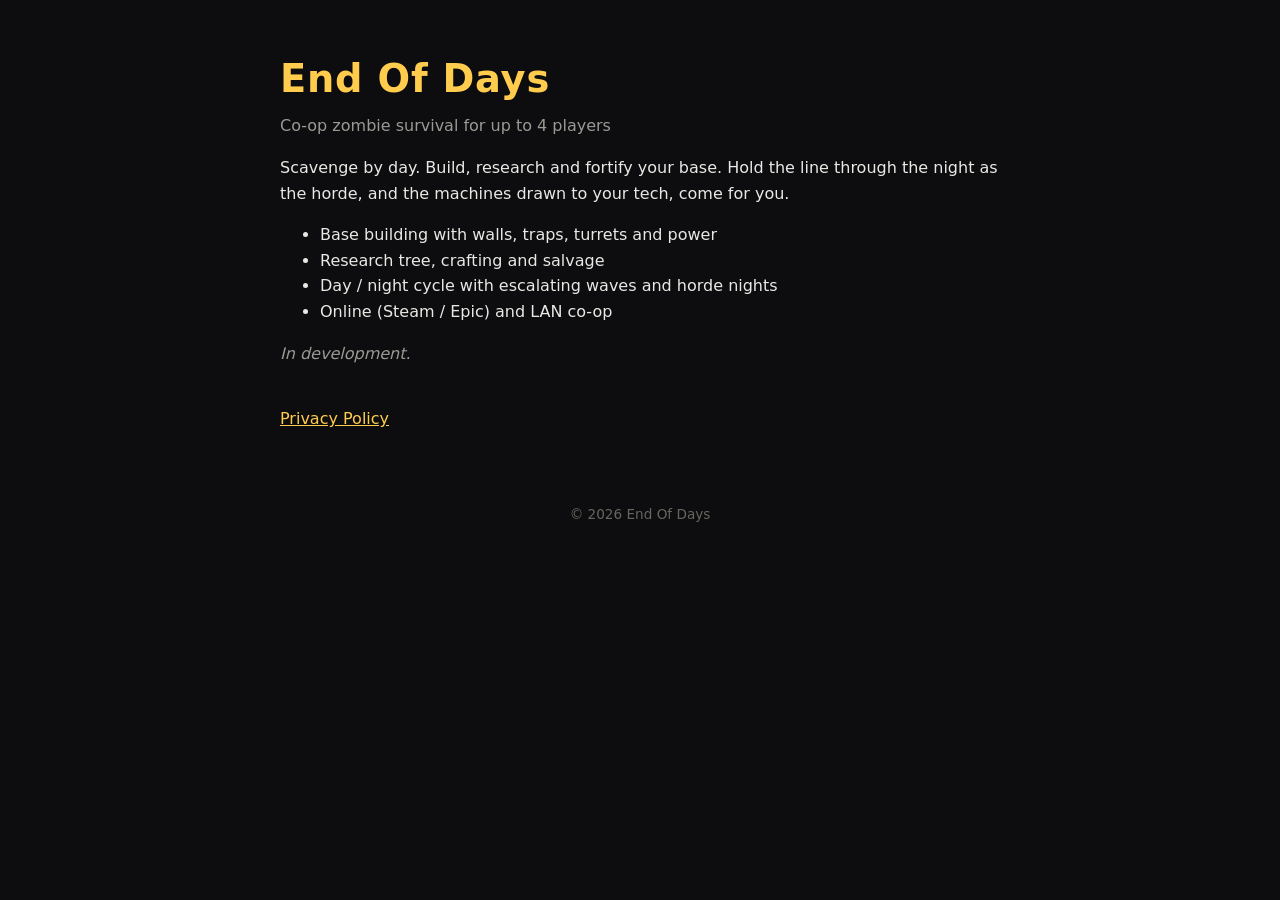
<file: index.html>
<!DOCTYPE html>
<html lang="en">
<head>
<meta charset="utf-8">
<meta name="viewport" content="width=device-width, initial-scale=1">
<title>End Of Days</title>
<meta name="description" content="End Of Days - a co-op zombie survival and base-building game for up to 4 players.">
<link rel="stylesheet" href="style.css">
</head>
<body>
<main>
  <h1>End Of Days</h1>
  <p class="tag">Co-op zombie survival for up to 4 players</p>
  <p>Scavenge by day. Build, research and fortify your base. Hold the line through the night as the horde, and the machines drawn to your tech, come for you.</p>
  <ul>
    <li>Base building with walls, traps, turrets and power</li>
    <li>Research tree, crafting and salvage</li>
    <li>Day / night cycle with escalating waves and horde nights</li>
    <li>Online (Steam / Epic) and LAN co-op</li>
  </ul>
  <p class="status">In development.</p>
  <nav><a href="privacy.html">Privacy Policy</a></nav>
</main>
<footer>&copy; 2026 End Of Days</footer>
</body>
</html>
</file>
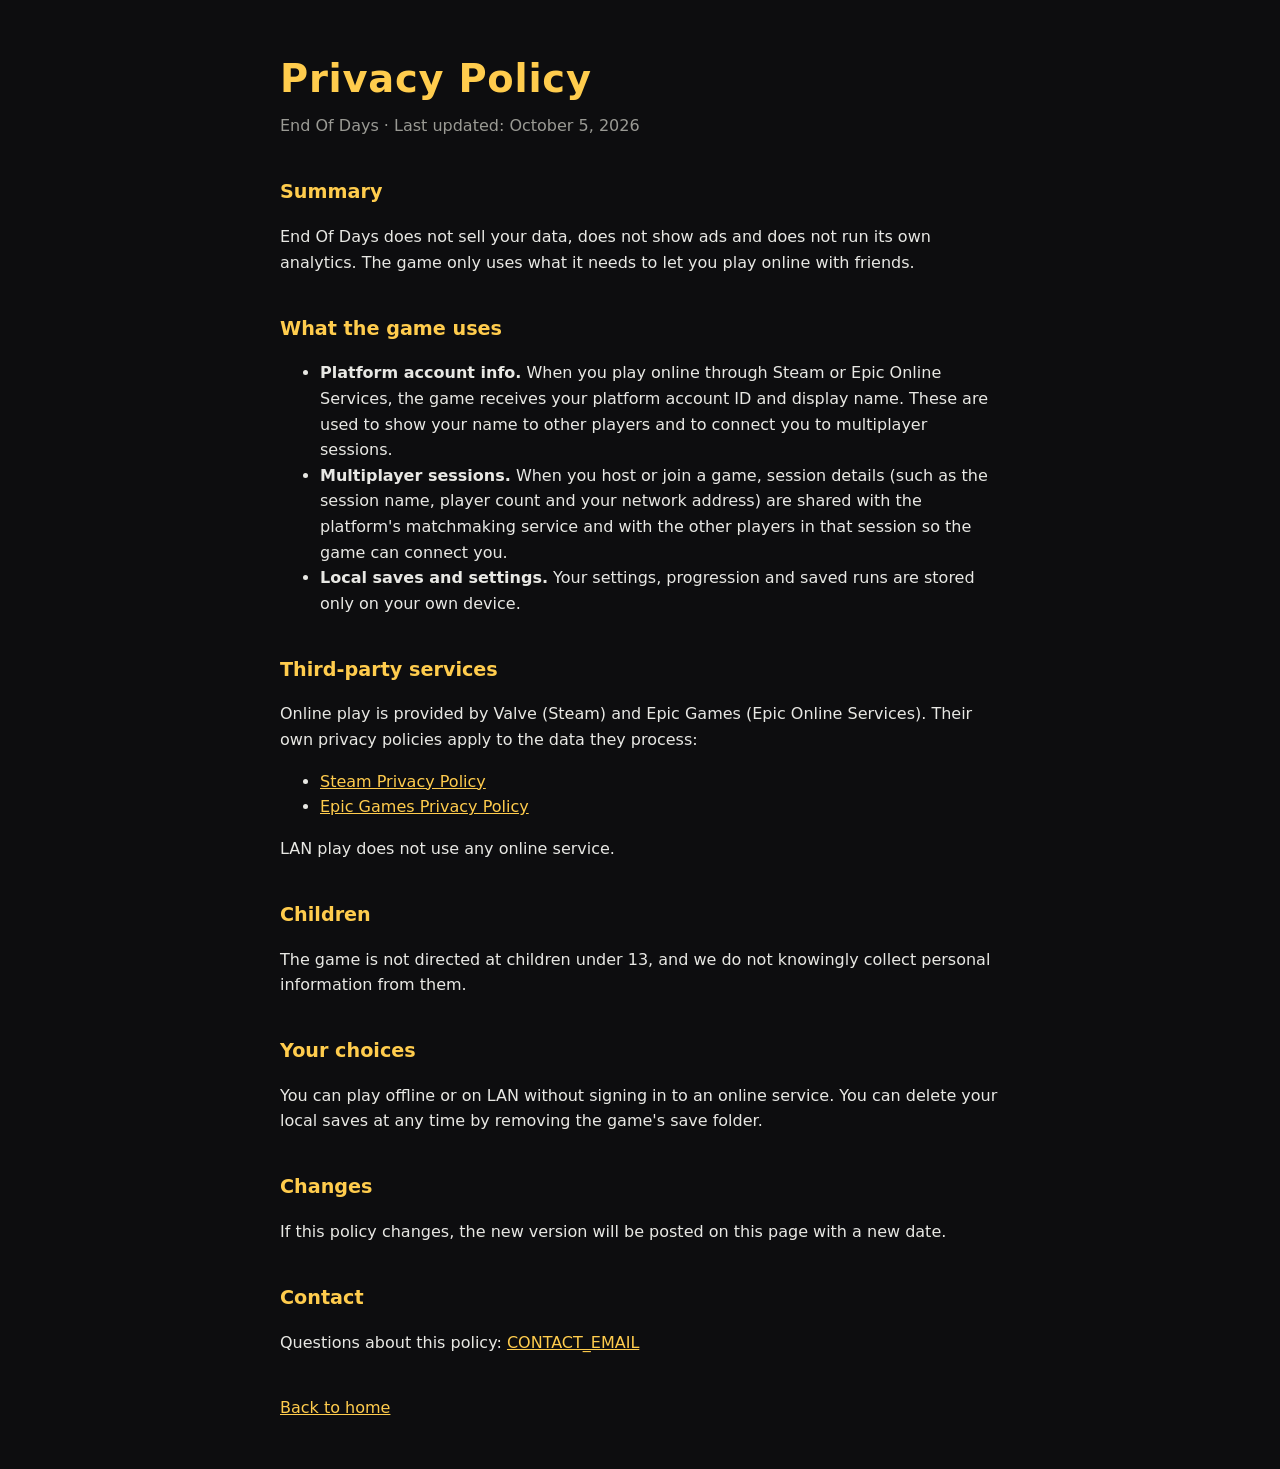
<file: privacy.html>
<!DOCTYPE html>
<html lang="en">
<head>
<meta charset="utf-8">
<meta name="viewport" content="width=device-width, initial-scale=1">
<title>Privacy Policy - End Of Days</title>
<link rel="stylesheet" href="style.css">
</head>
<body>
<main>
  <h1>Privacy Policy</h1>
  <p class="tag">End Of Days &middot; Last updated: October 5, 2026</p>

  <h2>Summary</h2>
  <p>End Of Days does not sell your data, does not show ads and does not run its own analytics. The game only uses what it needs to let you play online with friends.</p>

  <h2>What the game uses</h2>
  <ul>
    <li><strong>Platform account info.</strong> When you play online through Steam or Epic Online Services, the game receives your platform account ID and display name. These are used to show your name to other players and to connect you to multiplayer sessions.</li>
    <li><strong>Multiplayer sessions.</strong> When you host or join a game, session details (such as the session name, player count and your network address) are shared with the platform's matchmaking service and with the other players in that session so the game can connect you.</li>
    <li><strong>Local saves and settings.</strong> Your settings, progression and saved runs are stored only on your own device.</li>
  </ul>

  <h2>Third-party services</h2>
  <p>Online play is provided by Valve (Steam) and Epic Games (Epic Online Services). Their own privacy policies apply to the data they process:</p>
  <ul>
    <li><a href="https://store.steampowered.com/privacy_agreement/">Steam Privacy Policy</a></li>
    <li><a href="https://www.epicgames.com/site/privacypolicy">Epic Games Privacy Policy</a></li>
  </ul>
  <p>LAN play does not use any online service.</p>

  <h2>Children</h2>
  <p>The game is not directed at children under 13, and we do not knowingly collect personal information from them.</p>

  <h2>Your choices</h2>
  <p>You can play offline or on LAN without signing in to an online service. You can delete your local saves at any time by removing the game's save folder.</p>

  <h2>Changes</h2>
  <p>If this policy changes, the new version will be posted on this page with a new date.</p>

  <h2>Contact</h2>
  <p>Questions about this policy: <a href="mailto:CONTACT_EMAIL">CONTACT_EMAIL</a></p>

  <nav><a href="index.html">Back to home</a></nav>
</main>
</body>
</html>
</file>
<file: style.css>
:root { color-scheme: dark; }
body { margin: 0; background: #0d0d0f; color: #e8e8e4; font: 16px/1.6 system-ui, -apple-system, "Segoe UI", Roboto, sans-serif; }
main { max-width: 720px; margin: 0 auto; padding: 48px 16px; }
h1 { font-size: 2.4rem; margin: 0 0 4px; color: #ffcc4d; letter-spacing: 0.02em; }
h2 { font-size: 1.2rem; margin-top: 2em; color: #ffcc4d; }
.tag { margin-top: 0; color: #9a9a94; }
.status { color: #9a9a94; font-style: italic; }
a { color: #ffcc4d; }
nav { margin-top: 2.5em; }
footer { text-align: center; color: #66665f; padding: 24px 16px; font-size: 0.85rem; }
</file>
